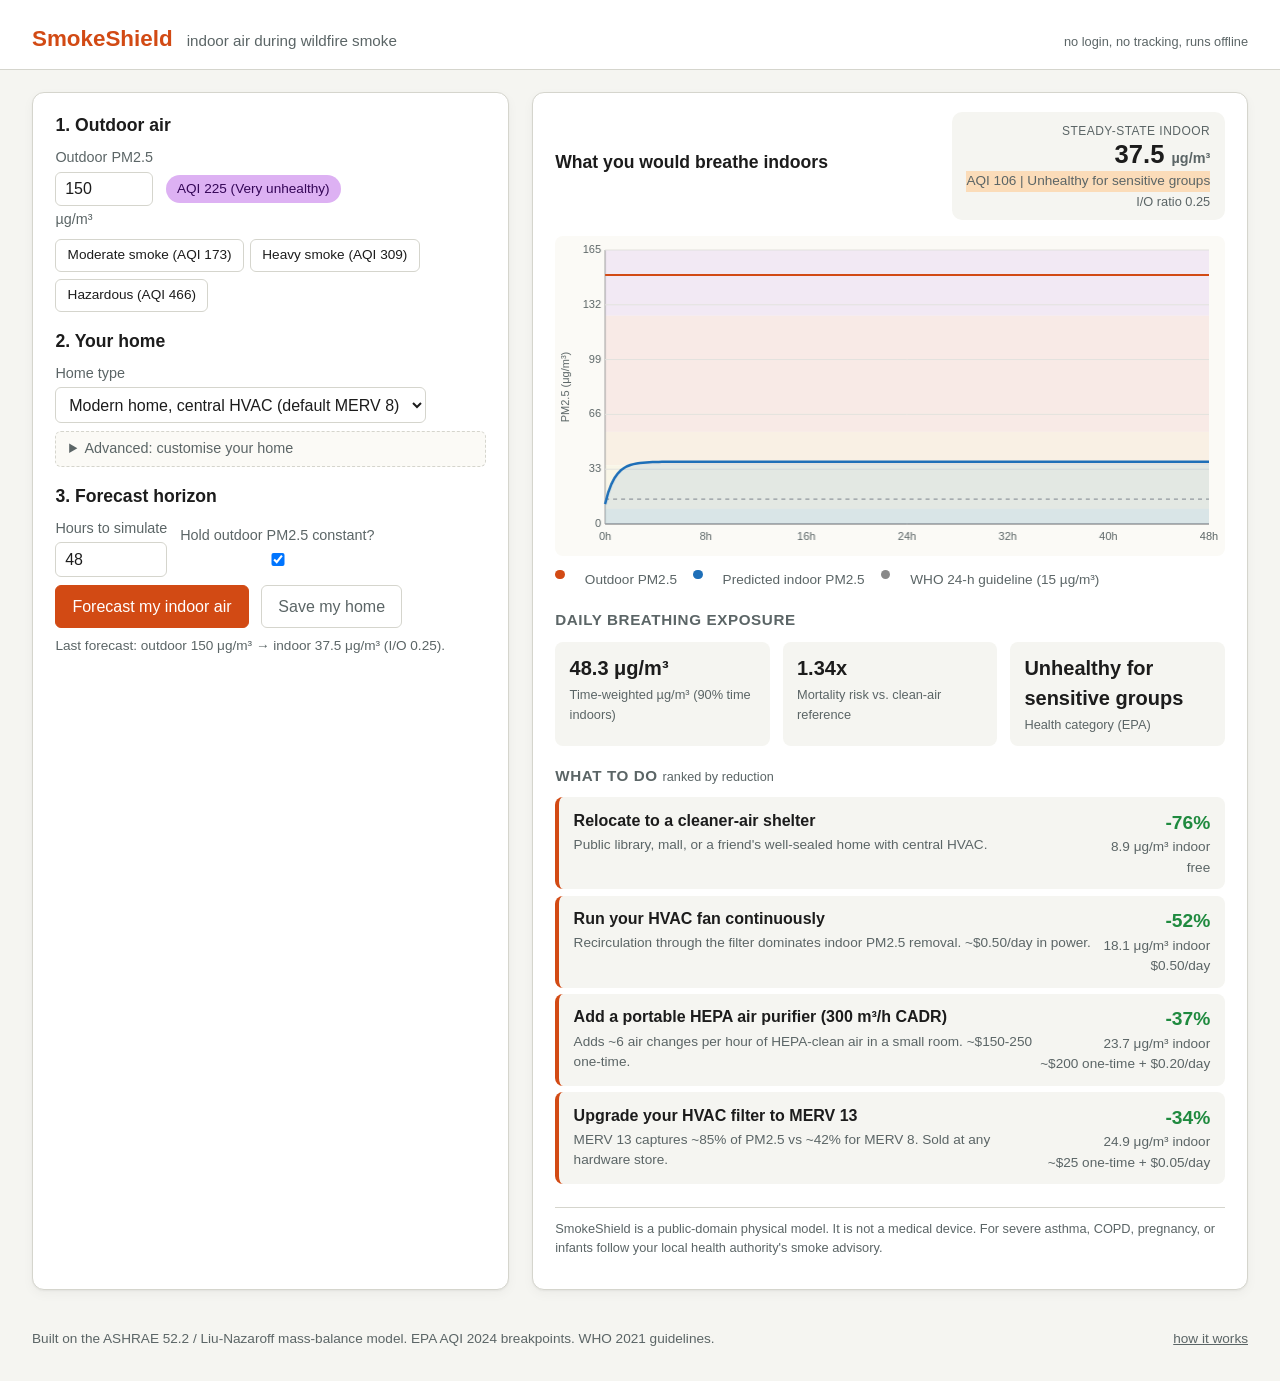
<file: frontend/index.html>
<!doctype html>
<html lang="en">
<head>
<meta charset="utf-8" />
<meta name="viewport" content="width=device-width,initial-scale=1" />
<meta name="description" content="Predict your indoor air quality during wildfire smoke. Free, no login, runs entirely in your browser." />
<title>SmokeShield - know what you're breathing indoors</title>
<link rel="stylesheet" href="styles.css" />
</head>
<body>
<header>
  <div class="brand">
    <span class="logo">SmokeShield</span>
    <span class="tagline">indoor air during wildfire smoke</span>
  </div>
  <div class="meta">no login, no tracking, runs offline</div>
</header>

<main>
  <section class="card inputs">
    <h2>1. Outdoor air</h2>
    <div class="row">
      <label>Outdoor PM2.5
        <input type="number" id="outdoorPm25" min="0" max="600" step="1" value="150" />
        <span class="unit">&micro;g/m&sup3;</span>
      </label>
      <div class="info-pill" id="aqiBadge">AQI ...</div>
    </div>
    <div class="row presets">
      <button data-preset="100" class="preset-btn">Moderate smoke (AQI 173)</button>
      <button data-preset="250" class="preset-btn">Heavy smoke (AQI 309)</button>
      <button data-preset="400" class="preset-btn">Hazardous (AQI 466)</button>
    </div>

    <h2>2. Your home</h2>
    <div class="row">
      <label>Home type
        <select id="archetype">
          <option value="leaky_old_no_hvac">Older, leaky house (no central HVAC)</option>
          <option value="typical_modern_merv8" selected>Modern home, central HVAC (default MERV 8)</option>
          <option value="tight_modern_merv13">Well-sealed home, MERV 13 filter</option>
          <option value="apartment_window_open">Apartment with windows open</option>
          <option value="passive_house_hepa">Passive house with HEPA filtration</option>
          <option value="custom">Custom (advanced)</option>
        </select>
      </label>
    </div>

    <details id="customPanel">
      <summary>Advanced: customise your home</summary>
      <div class="grid">
        <label>Room volume (m&sup3;)
          <input type="number" id="volume"        min="20" max="2000" step="10" value="400" />
        </label>
        <label>Infiltration (ACH)
          <input type="number" id="infiltration"  min="0" max="3" step="0.05" value="0.4" />
        </label>
        <label>Open ventilation (ACH)
          <input type="number" id="ventilation"   min="0" max="10" step="0.1" value="0" />
        </label>
        <label>Penetration factor
          <input type="number" id="penetration"   min="0" max="1" step="0.05" value="0.8" />
        </label>
        <label>HVAC filter (MERV)
          <select id="merv">
            <option value="0">No HVAC</option>
            <option value="4">MERV 4 (cheap fibreglass)</option>
            <option value="8" selected>MERV 8 (typical default)</option>
            <option value="11">MERV 11</option>
            <option value="13">MERV 13 (wildfire smoke)</option>
            <option value="14">MERV 14</option>
            <option value="16">MERV 16</option>
            <option value="17">HEPA</option>
          </select>
        </label>
        <label>HVAC recirculation (ACH)
          <input type="number" id="hvacAch"       min="0" max="10" step="0.5" value="5" />
        </label>
        <label>HVAC duty cycle
          <input type="number" id="duty"          min="0" max="1" step="0.05" value="0.3" />
        </label>
        <label>Portable HEPA (m&sup3;/h CADR)
          <input type="number" id="portableCadr"  min="0" max="600" step="10" value="0" />
        </label>
      </div>
    </details>

    <h2>3. Forecast horizon</h2>
    <div class="row">
      <label>Hours to simulate
        <input type="number" id="hours" min="6" max="120" step="6" value="48" />
      </label>
      <label>Hold outdoor PM2.5 constant?
        <input type="checkbox" id="constantOutdoor" checked />
      </label>
    </div>

    <div class="row">
      <button id="recompute" class="primary">Forecast my indoor air</button>
      <button id="saveProfile" class="ghost">Save my home</button>
    </div>
    <div class="hint" id="statusHint"></div>
  </section>

  <section class="card output">
    <div class="output-header">
      <h2>What you would breathe indoors</h2>
      <div class="now-pill" id="nowBox">
        <div class="now-label">Steady-state indoor</div>
        <div class="now-value"><span id="indoorNow">-</span> <span class="unit">&micro;g/m&sup3;</span></div>
        <div class="now-aqi" id="indoorAqi">AQI -</div>
        <div class="now-io" id="ioRatio">I/O ratio -</div>
      </div>
    </div>

    <canvas id="chart" width="900" height="320" aria-label="Indoor vs outdoor PM2.5 over time"></canvas>
    <div class="chart-legend">
      <span class="dot outdoor"></span> Outdoor PM2.5
      <span class="dot indoor"></span> Predicted indoor PM2.5
      <span class="dot guideline"></span> WHO 24-h guideline (15 &micro;g/m&sup3;)
    </div>

    <h3>Daily breathing exposure</h3>
    <div class="metric-row">
      <div class="metric">
        <div class="metric-value" id="twa">-</div>
        <div class="metric-label">Time-weighted &micro;g/m&sup3; (90% time indoors)</div>
      </div>
      <div class="metric">
        <div class="metric-value" id="rr">-</div>
        <div class="metric-label">Mortality risk vs. clean-air reference</div>
      </div>
      <div class="metric">
        <div class="metric-value" id="risk">-</div>
        <div class="metric-label">Health category (EPA)</div>
      </div>
    </div>

    <h3>What to do <small>ranked by reduction</small></h3>
    <ol id="recs" class="recs"></ol>
    <p class="disclaimer">SmokeShield is a public-domain physical model.  It is not a medical device.  For severe asthma, COPD, pregnancy, or infants follow your local health authority's smoke advisory.</p>
  </section>
</main>

<footer>
  <span>Built on the ASHRAE 52.2 / Liu-Nazaroff mass-balance model. EPA AQI 2024 breakpoints. WHO 2021 guidelines.</span>
  <a href="./about.html">how it works</a>
</footer>

<script src="app.js"></script>
</body>
</html>
</file>
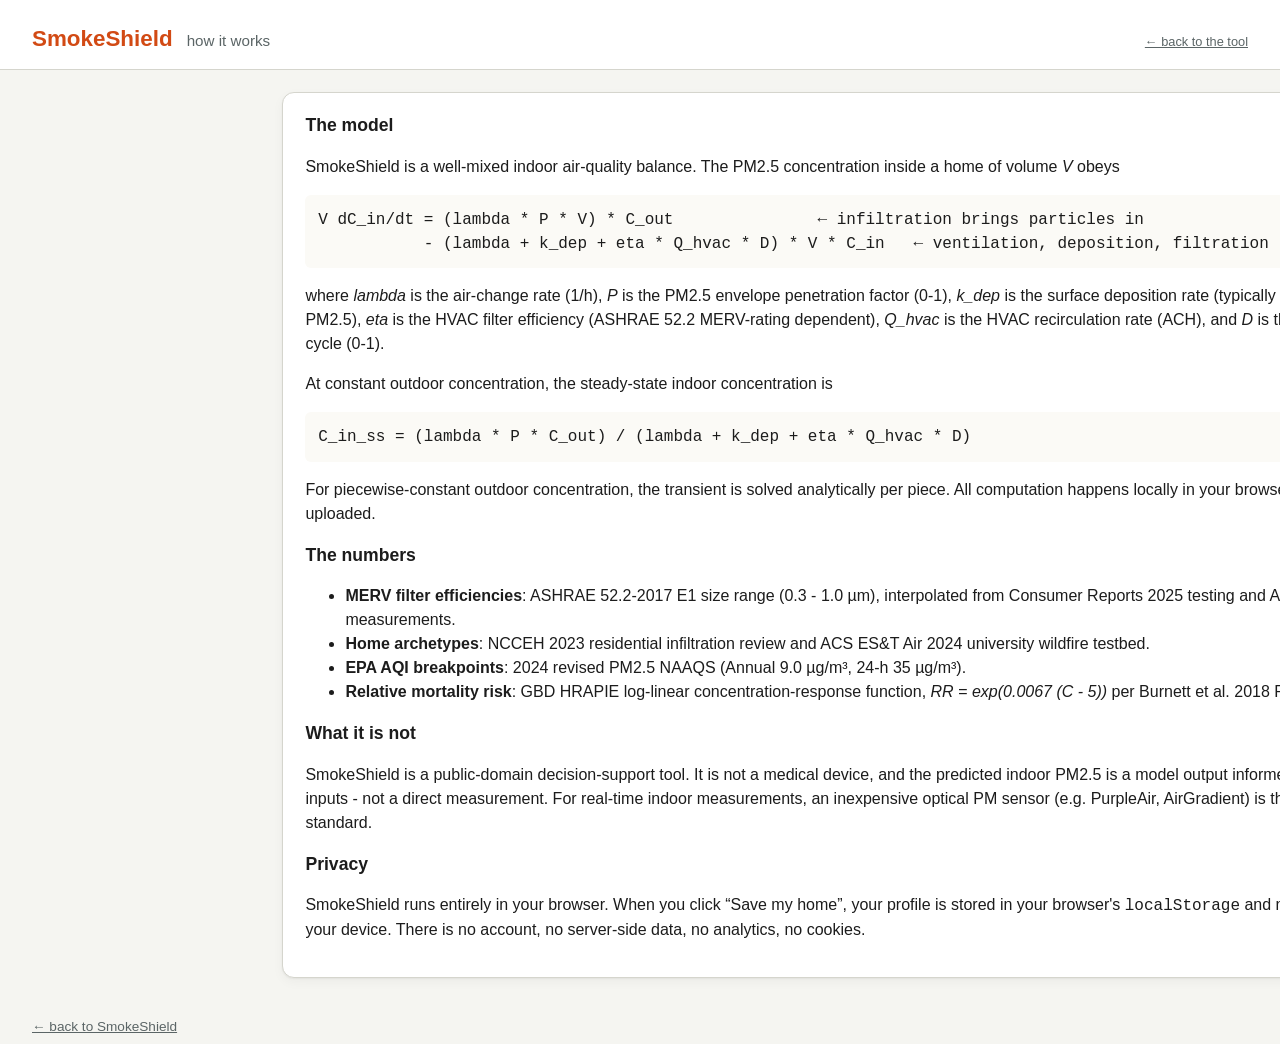
<file: frontend/about.html>
<!doctype html>
<html lang="en">
<head>
<meta charset="utf-8" />
<meta name="viewport" content="width=device-width,initial-scale=1" />
<title>How SmokeShield works</title>
<link rel="stylesheet" href="styles.css" />
</head>
<body>
<header>
  <div class="brand">
    <a href="./" style="text-decoration:none;color:inherit"><span class="logo">SmokeShield</span></a>
    <span class="tagline">how it works</span>
  </div>
  <a class="meta" href="./">&larr; back to the tool</a>
</header>

<main style="grid-template-columns:1fr;max-width:780px">
<section class="card">
<h2>The model</h2>
<p>SmokeShield is a well-mixed indoor air-quality balance.  The PM2.5
concentration inside a home of volume <em>V</em> obeys</p>
<pre style="background:#fbfaf6;padding:0.8rem;border-radius:6px;overflow-x:auto">
V dC_in/dt = (lambda * P * V) * C_out               &larr; infiltration brings particles in
           - (lambda + k_dep + eta * Q_hvac * D) * V * C_in   &larr; ventilation, deposition, filtration remove them
</pre>
<p>where <em>lambda</em> is the air-change rate (1/h), <em>P</em> is the
PM2.5 envelope penetration factor (0-1), <em>k_dep</em> is the surface
deposition rate (typically 0.2-0.3 /h for PM2.5), <em>eta</em> is the
HVAC filter efficiency (ASHRAE 52.2 MERV-rating dependent),
<em>Q_hvac</em> is the HVAC recirculation rate (ACH), and <em>D</em>
is the HVAC duty cycle (0-1).</p>
<p>At constant outdoor concentration, the steady-state indoor
concentration is</p>
<pre style="background:#fbfaf6;padding:0.8rem;border-radius:6px;overflow-x:auto">
C_in_ss = (lambda * P * C_out) / (lambda + k_dep + eta * Q_hvac * D)
</pre>
<p>For piecewise-constant outdoor concentration, the transient is
solved analytically per piece.  All computation happens locally in
your browser; nothing is uploaded.</p>

<h2>The numbers</h2>
<ul>
<li><strong>MERV filter efficiencies</strong>: ASHRAE 52.2-2017 E1
size range (0.3 - 1.0 &micro;m), interpolated from Consumer Reports
2025 testing and AAQR 2021 measurements.</li>
<li><strong>Home archetypes</strong>: NCCEH 2023 residential
infiltration review and ACS ES&amp;T Air 2024 university wildfire
testbed.</li>
<li><strong>EPA AQI breakpoints</strong>: 2024 revised PM2.5
NAAQS (Annual 9.0 &micro;g/m&sup3;, 24-h 35 &micro;g/m&sup3;).</li>
<li><strong>Relative mortality risk</strong>: GBD HRAPIE log-linear
concentration-response function, <em>RR = exp(0.0067 (C - 5))</em>
per Burnett et al. 2018 PNAS.</li>
</ul>

<h2>What it is not</h2>
<p>SmokeShield is a public-domain decision-support tool.  It is not a
medical device, and the predicted indoor PM2.5 is a model output
informed by your inputs - not a direct measurement.  For real-time
indoor measurements, an inexpensive optical PM sensor (e.g.
PurpleAir, AirGradient) is the gold standard.</p>

<h2>Privacy</h2>
<p>SmokeShield runs entirely in your browser.  When you click
&ldquo;Save my home&rdquo;, your profile is stored in your browser's
<code>localStorage</code> and never leaves your device.  There is no
account, no server-side data, no analytics, no cookies.</p>
</section>
</main>

<footer>
  <a href="./">&larr; back to SmokeShield</a>
</footer>
</body>
</html>
</file>
<file: frontend/styles.css>
:root {
  --bg: #f5f5f1;
  --card: #ffffff;
  --text: #1c1c1c;
  --muted: #5b6566;
  --accent: #d24a14;
  --accent-dark: #9d3309;
  --indoor-blue: #1e6fb8;
  --outdoor-orange: #d24a14;
  --good: #1f8a3f;
  --moderate: #d9b300;
  --usg: #d97600;
  --unhealthy: #cc2222;
  --very: #7e1adb;
  --hazard: #5e0d0d;
  --border: #d5d5cd;
  --shadow: 0 1px 2px rgba(0,0,0,0.05), 0 4px 12px rgba(0,0,0,0.04);
}

* { box-sizing: border-box; }

html, body {
  margin: 0;
  background: var(--bg);
  color: var(--text);
  font-family: -apple-system, BlinkMacSystemFont, "Segoe UI", Roboto,
    "Helvetica Neue", Arial, sans-serif;
  font-size: 16px;
  line-height: 1.5;
}

header {
  display: flex;
  align-items: baseline;
  justify-content: space-between;
  padding: 1.4rem 2rem 0.8rem 2rem;
  border-bottom: 1px solid var(--border);
  background: var(--card);
}

.brand .logo {
  font-size: 1.4rem;
  font-weight: 700;
  color: var(--accent);
}

.brand .tagline {
  margin-left: 0.6rem;
  color: var(--muted);
  font-size: 0.95rem;
}

.meta {
  font-size: 0.8rem;
  color: var(--muted);
}

main {
  display: grid;
  grid-template-columns: minmax(320px, 1fr) minmax(420px, 1.5fr);
  gap: 1.4rem;
  padding: 1.4rem 2rem;
  max-width: 1400px;
  margin: 0 auto;
}

@media (max-width: 900px) {
  main { grid-template-columns: 1fr; padding: 1rem; }
  header { flex-direction: column; align-items: flex-start; padding: 1rem; }
}

.card {
  background: var(--card);
  border: 1px solid var(--border);
  border-radius: 12px;
  padding: 1.2rem 1.4rem;
  box-shadow: var(--shadow);
}

.card h2 {
  margin: 1rem 0 0.5rem 0;
  font-size: 1.1rem;
}

.card h2:first-child { margin-top: 0; }

.card h3 {
  margin: 1.2rem 0 0.6rem 0;
  font-size: 0.95rem;
  text-transform: uppercase;
  letter-spacing: 0.04em;
  color: var(--muted);
}

.card h3 small {
  text-transform: none;
  font-weight: normal;
  letter-spacing: 0;
}

.row {
  display: flex;
  align-items: center;
  gap: 0.8rem;
  margin: 0.5rem 0;
  flex-wrap: wrap;
}

label {
  display: flex;
  flex-direction: column;
  gap: 0.2rem;
  font-size: 0.9rem;
  color: var(--muted);
  min-width: 0;
}

label input, label select {
  font-size: 1rem;
  padding: 0.45rem 0.55rem;
  border: 1px solid var(--border);
  border-radius: 6px;
  background: white;
  color: var(--text);
  min-width: 0;
}

label.checkbox-row {
  flex-direction: row;
  align-items: center;
}

.unit { color: var(--muted); font-size: 0.9rem; }

button {
  font: inherit;
  padding: 0.55rem 1rem;
  border: 1px solid var(--border);
  border-radius: 6px;
  background: white;
  color: var(--text);
  cursor: pointer;
  transition: all 0.12s;
}

button:hover { border-color: var(--accent); color: var(--accent); }

button.primary {
  background: var(--accent);
  color: white;
  border-color: var(--accent);
}

button.primary:hover {
  background: var(--accent-dark);
  border-color: var(--accent-dark);
  color: white;
}

button.ghost {
  background: transparent;
  color: var(--muted);
}

.preset-btn {
  font-size: 0.85rem;
  padding: 0.35rem 0.7rem;
}

.presets { gap: 0.4rem; }

details {
  margin: 0.5rem 0 0.5rem 0;
  border: 1px dashed var(--border);
  border-radius: 6px;
  padding: 0.4rem 0.8rem;
  background: #fbfaf6;
}

details summary {
  cursor: pointer;
  color: var(--muted);
  font-size: 0.9rem;
}

.grid {
  display: grid;
  grid-template-columns: repeat(2, 1fr);
  gap: 0.7rem 1rem;
  margin-top: 0.5rem;
}

.info-pill {
  background: var(--bg);
  border-radius: 999px;
  padding: 0.25rem 0.7rem;
  font-size: 0.85rem;
  color: var(--muted);
}

.aqi-good     { background: #d8efd8; color: #064d1f; }
.aqi-moderate { background: #f7ecbb; color: #6a5400; }
.aqi-usg      { background: #fbdcb9; color: #823600; }
.aqi-unhealthy{ background: #f1c4c4; color: #771010; }
.aqi-very     { background: #ddb1f3; color: #350658; }
.aqi-hazard   { background: #d6a0a0; color: #3e0606; }

.hint { font-size: 0.85rem; color: var(--muted); min-height: 1.2rem; }

.output-header {
  display: flex;
  align-items: center;
  justify-content: space-between;
  flex-wrap: wrap;
  gap: 0.6rem;
}

.now-pill {
  background: var(--bg);
  border-radius: 10px;
  padding: 0.6rem 0.9rem;
  text-align: right;
  min-width: 180px;
}

.now-label { font-size: 0.75rem; color: var(--muted); text-transform: uppercase; letter-spacing: 0.04em; }
.now-value { font-size: 1.6rem; font-weight: 700; line-height: 1.1; }
.now-aqi { font-size: 0.85rem; color: var(--muted); margin-top: 0.2rem; }
.now-io { font-size: 0.8rem; color: var(--muted); }

canvas {
  width: 100%;
  height: 320px;
  margin: 1rem 0 0.4rem 0;
  background: #fbfaf6;
  border-radius: 8px;
}

.chart-legend {
  font-size: 0.85rem;
  color: var(--muted);
  display: flex;
  gap: 1rem;
  flex-wrap: wrap;
}

.chart-legend .dot {
  display: inline-block;
  width: 0.6rem;
  height: 0.6rem;
  border-radius: 50%;
  margin-right: 0.25rem;
  vertical-align: middle;
}

.chart-legend .outdoor   { background: var(--outdoor-orange); }
.chart-legend .indoor    { background: var(--indoor-blue); }
.chart-legend .guideline { background: #888; }

.metric-row {
  display: grid;
  grid-template-columns: repeat(3, 1fr);
  gap: 0.8rem;
}

@media (max-width: 600px) {
  .metric-row { grid-template-columns: 1fr; }
}

.metric {
  background: var(--bg);
  border-radius: 8px;
  padding: 0.7rem 0.9rem;
}

.metric-value {
  font-size: 1.25rem;
  font-weight: 700;
}

.metric-label {
  font-size: 0.8rem;
  color: var(--muted);
  margin-top: 0.15rem;
}

.recs {
  margin: 0;
  padding: 0;
  list-style: none;
}

.recs li {
  padding: 0.7rem 0.9rem;
  margin: 0.4rem 0;
  background: var(--bg);
  border-radius: 8px;
  border-left: 4px solid var(--accent);
  display: grid;
  grid-template-columns: 1fr auto;
  gap: 0.4rem;
}

.recs li .rec-label {
  font-weight: 600;
}

.recs li .rec-desc {
  color: var(--muted);
  font-size: 0.85rem;
  margin-top: 0.15rem;
}

.recs li .rec-numbers {
  text-align: right;
  font-size: 0.85rem;
  color: var(--muted);
}

.recs li .rec-numbers .reduction {
  font-size: 1.2rem;
  font-weight: 700;
  color: var(--good);
  display: block;
}

.disclaimer {
  font-size: 0.8rem;
  color: var(--muted);
  margin-top: 1.4rem;
  border-top: 1px solid var(--border);
  padding-top: 0.7rem;
}

footer {
  display: flex;
  justify-content: space-between;
  padding: 1rem 2rem 2rem 2rem;
  color: var(--muted);
  font-size: 0.85rem;
  max-width: 1400px;
  margin: 0 auto;
}

footer a { color: var(--muted); }
</file>
